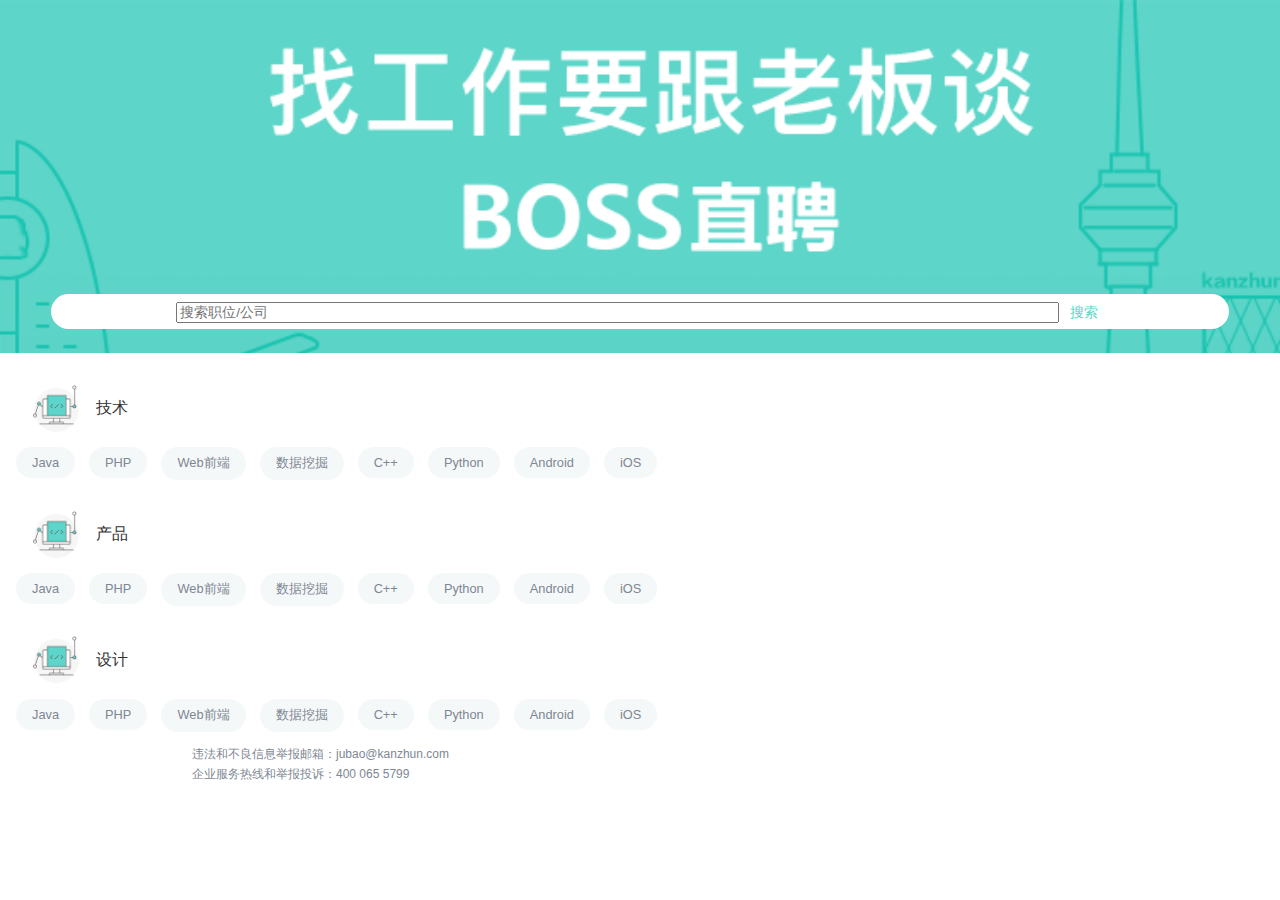
<file: index.html>
<!DOCTYPE html>
<html lang="en">
<head>
    <meta charset="UTF-8">
    <meta name="viewport" content="width=device-width, initial-scale=1.0">
    <meta http-equiv="X-UA-Compatible" content="ie=edge">
    <title>BOSS直聘-互联网招聘神器！</title>
    <link rel="shortcut icon" type="image/x-icon" href="./images/favicon.png">
    <link rel="stylesheet" href="style/main.css">
</head>
<body>
    <div class="container">
        <!-- 头部 -->
        <div class="home-header">
            <img src="./images/home-search-text.png" alt="">
            <form action="">
                <input type="text" placeholder="搜索职位/公司">
                <button>搜索</button>
            </form>
        </div>
        <!-- 分类 -->
        <div class="home-categories">
            <dl>
                <dt>
                    <img src="./images/technology.png" alt="">
                    <div>技术</div>
                </dt>
                <dd>
                    <a href="" class="tag">Java</a>
                    <a href="" class="tag">PHP</a>
                    <a href="" class="tag">Web前端</a>
                    <a href="" class="tag">数据挖掘</a>
                    <a href="" class="tag">C++</a>
                    <a href="" class="tag">Python</a>
                    <a href="" class="tag">Android</a>
                    <a href="" class="tag">iOS</a>
                </dd>
            </dl>
            <dl>
                <dt>
                    <img src="./images/technology.png" alt="">
                    <div>产品</div>
                </dt>
                <dd>
                    <a href="" class="tag">Java</a>
                    <a href="" class="tag">PHP</a>
                    <a href="" class="tag">Web前端</a>
                    <a href="" class="tag">数据挖掘</a>
                    <a href="" class="tag">C++</a>
                    <a href="" class="tag">Python</a>
                    <a href="" class="tag">Android</a>
                    <a href="" class="tag">iOS</a>
                </dd>
            </dl>
            <dl>
                <dt>
                    <img src="./images/technology.png" alt="">
                    <div>设计</div>
                </dt>
                <dd>
                    <a href="" class="tag">Java</a>
                    <a href="" class="tag">PHP</a>
                    <a href="" class="tag">Web前端</a>
                    <a href="" class="tag">数据挖掘</a>
                    <a href="" class="tag">C++</a>
                    <a href="" class="tag">Python</a>
                    <a href="" class="tag">Android</a>
                    <a href="" class="tag">iOS</a>
                </dd>
            </dl>
        </div>
        <div class="home-footer">
            <p>违法和不良信息举报邮箱：jubao@kanzhun.com</p>
            <p>企业服务热线和举报投诉：400 065 5799</p>
        </div>
    </div>
</body>
</html>
</file>
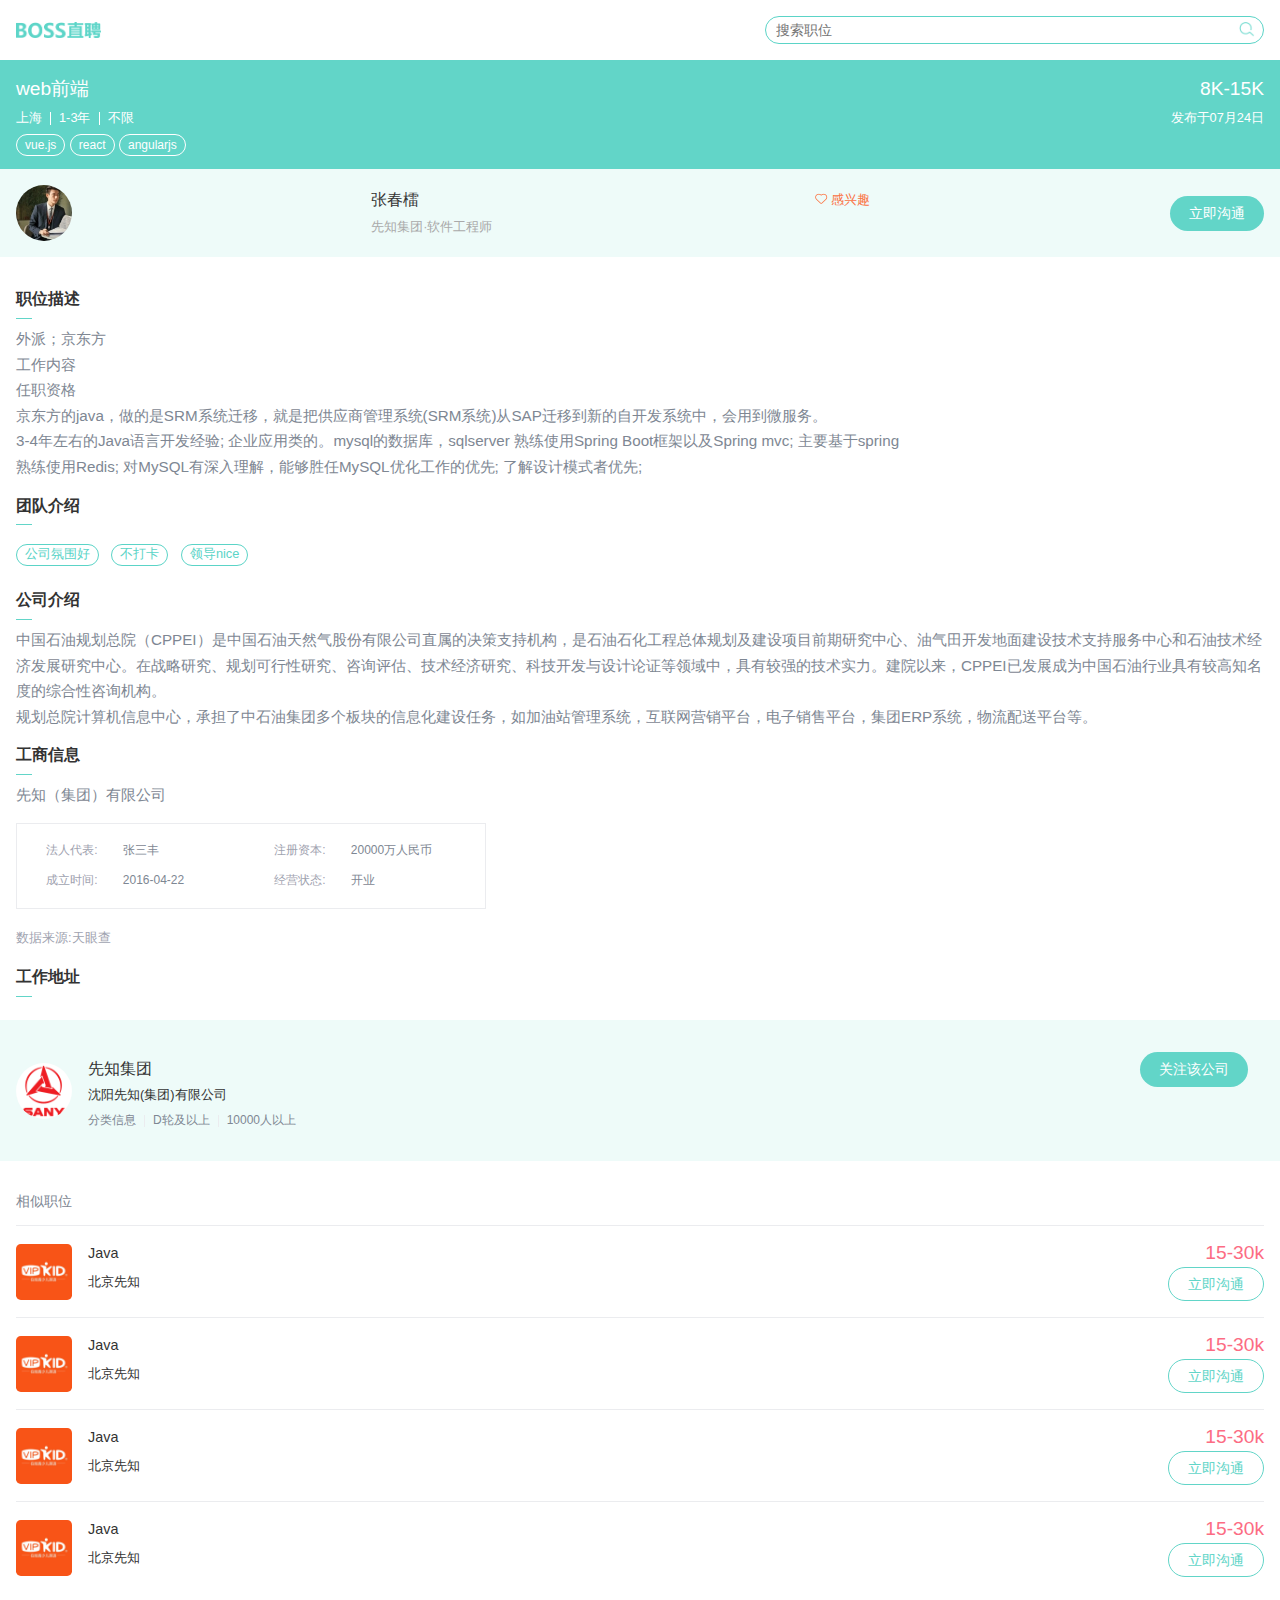
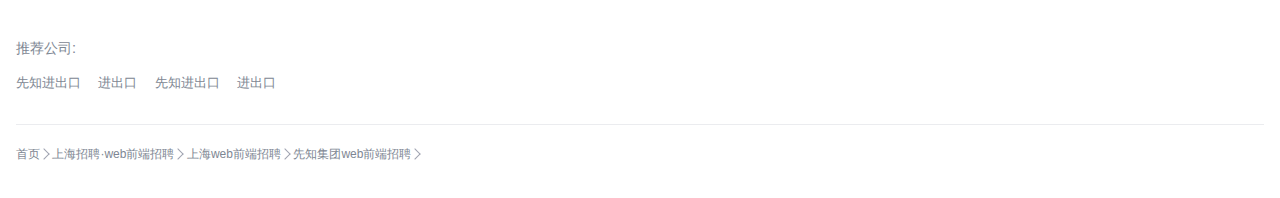
<file: detail.html>
<!DOCTYPE html>
<html lang="en">

<head>
    <meta charset="UTF-8">
    <meta name="viewport" content="width=device-width, initial-scale=1.0">
    <meta http-equiv="X-UA-Compatible" content="ie=edge">
    <title>【java招聘】_北京能科瑞元有限公司招聘-BOSS直聘</title>
    <link rel="stylesheet" href="style/main.css">
</head>

<body>
    <div class="container">
        <!-- 工具栏 -->
        <div class="top-bar flex padded">
            <img src="./images/logo.png">
            <form action="" class="flex">
                <input type="text" placeholder="搜索职位">
                <button class="search-icon"></button>
            </form>
        </div>
        <!-- 工作的基本信息 -->
        <div class="job-info padded">
            <!-- 标题 -->
            <div class="title flex">
                <span>web前端</span>
                <span class="salary">8K-15K</span>
            </div>
            <!-- 属性 -->
            <div class="props flex">
                <div class="items flex">
                    上海 <i></i> 1-3年 <i></i> 不限
                </div>
                <div>
                    发布于07月24日
                </div>
            </div>
            <!-- 标签 -->
            <div class="tags">
                <span>vue.js</span>
                <span>react</span>
                <span>angularjs</span>
            </div>
        </div>
        <!-- 个人信息 -->
        <div class="user-info flex padded">
            <img src="./images/person.jpg">
            <div class="info">
                <div class="name flex">
                    <span>张春檑</span>
                    <span class="like">
                        <img src="./images/link-like.png" alt="">
                        感兴趣
                    </span>
                </div>
                <div class="desc">先知集团·软件工程师</div>
            </div>
            <!-- 通用样式btn -->
            <button class="btn">立即沟通</button>
        </div>
        <!-- 职位详情 -->
        <div class="job-detail padded">
            <h3>职位描述</h3>
            <div class="text">
                外派；京东方<br>工作内容<br>任职资格<br>京东方的java，做的是SRM系统迁移，就是把供应商管理系统(SRM系统)从SAP迁移到新的自开发系统中，会用到微服务。<br>3-4年左右的Java语言开发经验;
                企业应用类的。mysql的数据库，sqlserver 熟练使用Spring Boot框架以及Spring mvc; 主要基于spring<br>熟练使用Redis;
                对MySQL有深入理解，能够胜任MySQL优化工作的优先; 了解设计模式者优先;
            </div>
            <h3>团队介绍</h3>
            <div class="tags">
                <span>公司氛围好</span>
                <span>不打卡</span>
                <span>领导nice</span>
            </div>
            <h3>公司介绍</h3>
            <div class="text">
                中国石油规划总院（CPPEI）是中国石油天然气股份有限公司直属的决策支持机构，是石油石化工程总体规划及建设项目前期研究中心、油气田开发地面建设技术支持服务中心和石油技术经济发展研究中心。在战略研究、规划可行性研究、咨询评估、技术经济研究、科技开发与设计论证等领域中，具有较强的技术实力。建院以来，CPPEI已发展成为中国石油行业具有较高知名度的综合性咨询机构。<br>规划总院计算机信息中心，承担了中石油集团多个板块的信息化建设任务，如加油站管理系统，互联网营销平台，电子销售平台，集团ERP系统，物流配送平台等。
            </div>
            <h3>工商信息</h3>
            <div class="text">
                <p>先知（集团）有限公司</p>
                <table>
                    <tr>
                        <th>法人代表:</th>
                        <td>张三丰</td>
                        <th>注册资本:</th>
                        <td>20000万人民币</td>
                    </tr>
                    <tr>
                        <th>成立时间:</th>
                        <td>2016-04-22</td>
                        <th>经营状态:</th>
                        <td>开业</td>
                    </tr>
                </table>
                <p class="grey"><small>数据来源:天眼查</small></p>
            </div>
            <h3>工作地址</h3>
            <div class="map">

            </div>

        </div>
        <!-- 公司名片 -->
        <div class="company-info flex padded">
            <img src="./images/logo.jpg" alt="">
            <div class="info">
                <div class="name flex">
                    <span>先知集团</span>
                    <button class="btn" type="button">关注该公司</button>
                </div>
                <div class="desc">沈阳先知(集团)有限公司</div>
                <div class="tags flex">
                   <span>分类信息</span><i></i>
                   <span>D轮及以上</span><i></i>
                   <span>10000人以上</span>
                </div>
            </div>
        </div>
        <!-- 相似职位 -->
        <div class="related-job padded">
            <h3>相似职位</h3>
            <ul class="job-list">
                <li>
                    <a href="" class="job-item flex">
                        <img src="./images/85b8a64aadae120b7cff621849568714c825989af7c8424a653bc9d438d554a3_s.jpg"
                            alt="">
                        <!-- 文本信息 -->
                        <div class="text">
                            <div class="title flex">
                                Java
                                <span class="salary">15-30k</span>
                            </div>
                            <!-- 公司信息 -->
                            <div class="flex">
                                <div class="company">
                                    北京先知
                                </div>
                                <button type="button" class="btn">立即沟通</button>
                            </div>
                        </div>
                    </a>
                </li>
                <li>
                        <a href="" class="job-item flex">
                            <img src="./images/85b8a64aadae120b7cff621849568714c825989af7c8424a653bc9d438d554a3_s.jpg"
                                alt="">
                            <!-- 文本信息 -->
                            <div class="text">
                                <div class="title flex">
                                    Java
                                    <span class="salary">15-30k</span>
                                </div>
                                <!-- 公司信息 -->
                                <div class="flex">
                                    <div class="company">
                                        北京先知
                                    </div>
                                    <button type="button" class="btn">立即沟通</button>
                                </div>
                            </div>
                        </a>
                    </li>
                    <li>
                            <a href="" class="job-item flex">
                                <img src="./images/85b8a64aadae120b7cff621849568714c825989af7c8424a653bc9d438d554a3_s.jpg"
                                    alt="">
                                <!-- 文本信息 -->
                                <div class="text">
                                    <div class="title flex">
                                        Java
                                        <span class="salary">15-30k</span>
                                    </div>
                                    <!-- 公司信息 -->
                                    <div class="flex">
                                        <div class="company">
                                            北京先知
                                        </div>
                                        <button type="button" class="btn">立即沟通</button>
                                    </div>
                                </div>
                            </a>
                        </li>
                        <li>
                                <a href="" class="job-item flex">
                                    <img src="./images/85b8a64aadae120b7cff621849568714c825989af7c8424a653bc9d438d554a3_s.jpg"
                                        alt="">
                                    <!-- 文本信息 -->
                                    <div class="text">
                                        <div class="title flex">
                                            Java
                                            <span class="salary">15-30k</span>
                                        </div>
                                        <!-- 公司信息 -->
                                        <div class="flex">
                                            <div class="company">
                                                北京先知
                                            </div>
                                            <button type="button" class="btn">立即沟通</button>
                                        </div>
                                    </div>
                                </a>
                            </li>
            </ul>
        </div>
        <!-- 推荐公司 -->
        <div class="related-companies padded">
            <h3>推荐公司:</h3>
            <div class="tags">
                <a href="">先知进出口</a>
                <a href="">进出口</a>
                <a href="">先知进出口</a>
                <a href="">进出口</a>
            </div>
        </div>

        <div class="job-footer breadcrumb-nav">
            <a href="">首页</a><i></i>
            <a href="">上海招聘·web前端招聘</a><i></i>
            <a href="">上海web前端招聘</a><i></i>
            <a href="">先知集团web前端招聘</a><i></i>
        </div>
    </div>
</body>

</html>
</file>
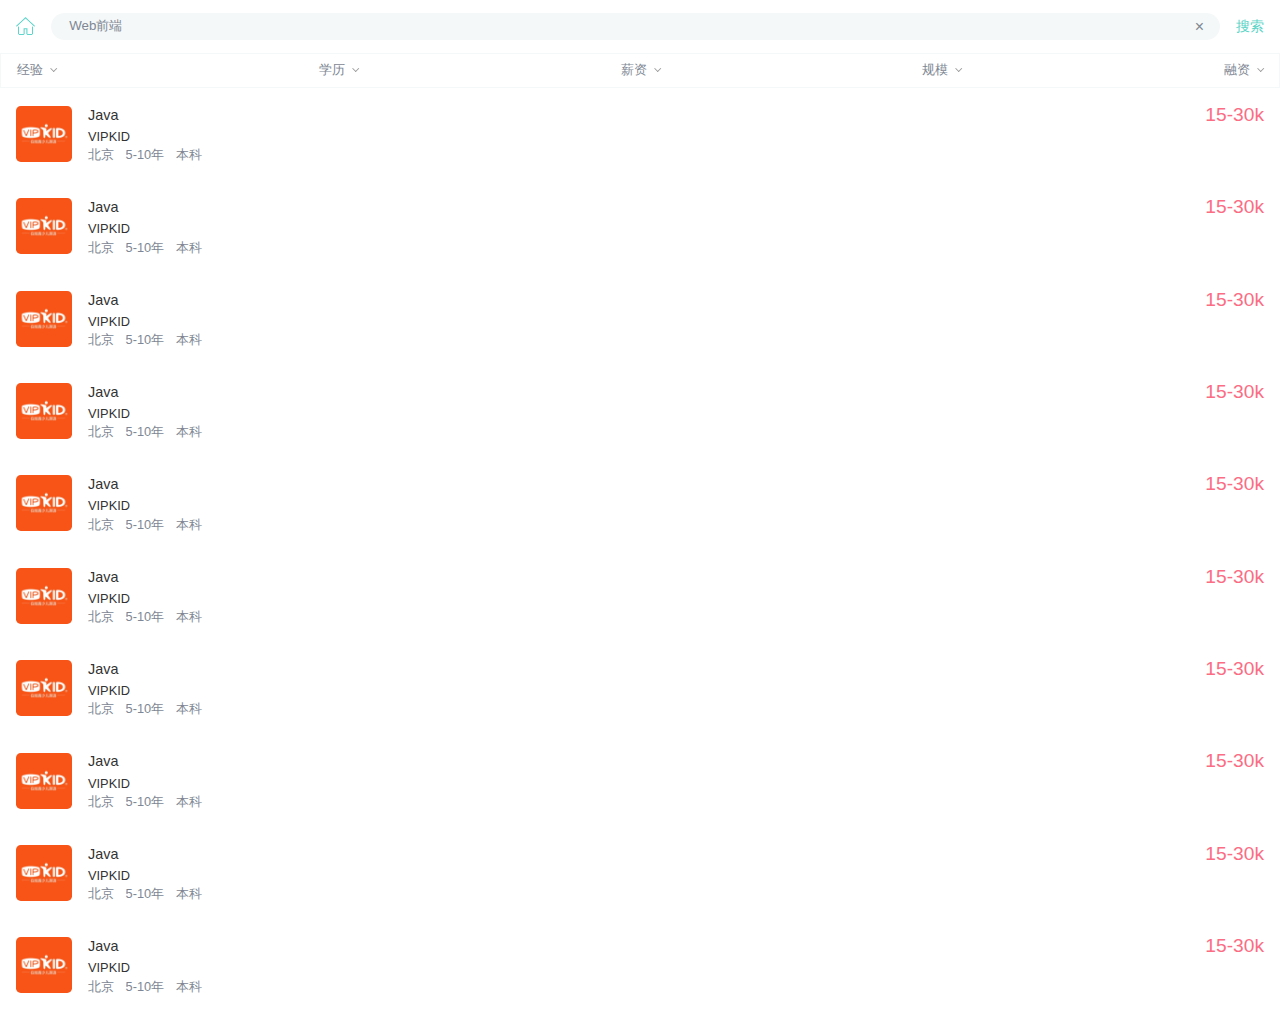
<file: list.html>
<!DOCTYPE html>
<html lang="en">

<head>
    <meta charset="UTF-8">
    <meta name="viewport" content="width=device-width, initial-scale=1.0">
    <meta http-equiv="X-UA-Compatible" content="ie=edge">
    <title>【北京web前端招聘】2019年北京web前端最新人才招聘信息-BOSS直聘</title>
    <link rel="stylesheet" href="style/main.css">
</head>

<body>
    <div class="container">
        <!-- 列表头部 -->
        <div class="list-header flex">

            <form action="" class="flex">
                <img src="./images/icon-home.png">
                <div class="inner flex">
                    <input type="text" value="Web前端">
                    <span>&times;</span>
                </div>
                <button>搜索</button>
            </form>
        </div>
        <!-- 过滤器 -->
        <div class="filter flex">
            <dl class="active1">
                <dt>经验</dt>
                <dd>
                    <ul>
                        <li class="active">不限</li>
                        <li>应届生</li>
                        <li>1年内</li>
                        <li>1-3年</li>
                        <li>3-5年</li>
                        <li>5-10年</li>
                        <li>10年以上</li>
                    </ul>
                </dd>
            </dl>
            <dl>
                <dt>学历</dt>
                <dd>
                    <ul>
                        <li>不限</li>
                        <li>应届生</li>
                        <li>1年内</li>
                        <li>1-3年</li>
                        <li>3-5年</li>
                        <li>5-10年</li>
                        <li>10年以上</li>
                    </ul>
                </dd>
            </dl>
            <dl>
                <dt>薪资</dt>
                <dd>
                    <ul>
                        <li>不限</li>
                        <li>应届生</li>
                        <li>1年内</li>
                        <li>1-3年</li>
                        <li>3-5年</li>
                        <li>5-10年</li>
                        <li>10年以上</li>
                    </ul>
                </dd>
            </dl>
            <dl>
                <dt>规模</dt>
                <dd>
                    <ul>
                        <li>不限</li>
                        <li>应届生</li>
                        <li>1年内</li>
                        <li>1-3年</li>
                        <li>3-5年</li>
                        <li>5-10年</li>
                        <li>10年以上</li>
                    </ul>
                </dd>
            </dl>
            <dl>
                <dt>融资</dt>
                <dd>
                    <ul>
                        <li>不限</li>
                        <li>应届生</li>
                        <li>1年内</li>
                        <li>1-3年</li>
                        <li>3-5年</li>
                        <li>5-10年</li>
                        <li>10年以上</li>
                    </ul>
                </dd>
            </dl>
        </div>
        <!-- 职位列表 -->
        <ul class="job-list">
            <li>
                <a href="" class="job-item flex">
                    <img src="./images/85b8a64aadae120b7cff621849568714c825989af7c8424a653bc9d438d554a3_s.jpg" alt="">
                    <!-- 文本信息 -->
                    <div class="text">
                        <div class="title flex">
                            Java
                            <span class="salary">15-30k</span>
                        </div>
                        <!-- 公司信息 -->
                        <div class="company">VIPKID</div>
                        <div class="props">
                            <span>北京</span>
                            <span>5-10年</span>
                            <span>本科</span>
                        </div>
                    </div>
                </a>
            </li>
            <li>
                <a href="" class="job-item flex">
                    <img src="./images/85b8a64aadae120b7cff621849568714c825989af7c8424a653bc9d438d554a3_s.jpg" alt="">
                    <!-- 文本信息 -->
                    <div class="text">
                        <div class="title flex">
                            Java
                            <span class="salary">15-30k</span>
                        </div>
                        <!-- 公司信息 -->
                        <div class="company">VIPKID</div>
                        <div class="props">
                            <span>北京</span>
                            <span>5-10年</span>
                            <span>本科</span>
                        </div>
                    </div>
                </a>
            </li>
            <li>
                <a href="" class="job-item flex">
                    <img src="./images/85b8a64aadae120b7cff621849568714c825989af7c8424a653bc9d438d554a3_s.jpg" alt="">
                    <!-- 文本信息 -->
                    <div class="text">
                        <div class="title flex">
                            Java
                            <span class="salary">15-30k</span>
                        </div>
                        <!-- 公司信息 -->
                        <div class="company">VIPKID</div>
                        <div class="props">
                            <span>北京</span>
                            <span>5-10年</span>
                            <span>本科</span>
                        </div>
                    </div>
                </a>
            </li>
            <li>
                <a href="" class="job-item flex">
                    <img src="./images/85b8a64aadae120b7cff621849568714c825989af7c8424a653bc9d438d554a3_s.jpg" alt="">
                    <!-- 文本信息 -->
                    <div class="text">
                        <div class="title flex">
                            Java
                            <span class="salary">15-30k</span>
                        </div>
                        <!-- 公司信息 -->
                        <div class="company">VIPKID</div>
                        <div class="props">
                            <span>北京</span>
                            <span>5-10年</span>
                            <span>本科</span>
                        </div>
                    </div>
                </a>
            </li>
            <li>
                <a href="" class="job-item flex">
                    <img src="./images/85b8a64aadae120b7cff621849568714c825989af7c8424a653bc9d438d554a3_s.jpg" alt="">
                    <!-- 文本信息 -->
                    <div class="text">
                        <div class="title flex">
                            Java
                            <span class="salary">15-30k</span>
                        </div>
                        <!-- 公司信息 -->
                        <div class="company">VIPKID</div>
                        <div class="props">
                            <span>北京</span>
                            <span>5-10年</span>
                            <span>本科</span>
                        </div>
                    </div>
                </a>
            </li>
            <li>
                <a href="" class="job-item flex">
                    <img src="./images/85b8a64aadae120b7cff621849568714c825989af7c8424a653bc9d438d554a3_s.jpg" alt="">
                    <!-- 文本信息 -->
                    <div class="text">
                        <div class="title flex">
                            Java
                            <span class="salary">15-30k</span>
                        </div>
                        <!-- 公司信息 -->
                        <div class="company">VIPKID</div>
                        <div class="props">
                            <span>北京</span>
                            <span>5-10年</span>
                            <span>本科</span>
                        </div>
                    </div>
                </a>
            </li>
            <li>
                <a href="" class="job-item flex">
                    <img src="./images/85b8a64aadae120b7cff621849568714c825989af7c8424a653bc9d438d554a3_s.jpg" alt="">
                    <!-- 文本信息 -->
                    <div class="text">
                        <div class="title flex">
                            Java
                            <span class="salary">15-30k</span>
                        </div>
                        <!-- 公司信息 -->
                        <div class="company">VIPKID</div>
                        <div class="props">
                            <span>北京</span>
                            <span>5-10年</span>
                            <span>本科</span>
                        </div>
                    </div>
                </a>
            </li>
            <li>
                <a href="" class="job-item flex">
                    <img src="./images/85b8a64aadae120b7cff621849568714c825989af7c8424a653bc9d438d554a3_s.jpg" alt="">
                    <!-- 文本信息 -->
                    <div class="text">
                        <div class="title flex">
                            Java
                            <span class="salary">15-30k</span>
                        </div>
                        <!-- 公司信息 -->
                        <div class="company">VIPKID</div>
                        <div class="props">
                            <span>北京</span>
                            <span>5-10年</span>
                            <span>本科</span>
                        </div>
                    </div>
                </a>
            </li>
            <li>
                <a href="" class="job-item flex">
                    <img src="./images/85b8a64aadae120b7cff621849568714c825989af7c8424a653bc9d438d554a3_s.jpg" alt="">
                    <!-- 文本信息 -->
                    <div class="text">
                        <div class="title flex">
                            Java
                            <span class="salary">15-30k</span>
                        </div>
                        <!-- 公司信息 -->
                        <div class="company">VIPKID</div>
                        <div class="props">
                            <span>北京</span>
                            <span>5-10年</span>
                            <span>本科</span>
                        </div>
                    </div>
                </a>
            </li>
            <li>
                <a href="" class="job-item flex">
                    <img src="./images/85b8a64aadae120b7cff621849568714c825989af7c8424a653bc9d438d554a3_s.jpg" alt="">
                    <!-- 文本信息 -->
                    <div class="text">
                        <div class="title flex">
                            Java
                            <span class="salary">15-30k</span>
                        </div>
                        <!-- 公司信息 -->
                        <div class="company">VIPKID</div>
                        <div class="props">
                            <span>北京</span>
                            <span>5-10年</span>
                            <span>本科</span>
                        </div>
                    </div>
                </a>
            </li>
        </ul>
    </div>
</body>

</html>
</file>
<file: style/main.css>
body {
    margin: 0;
    font-family: Arial, Helvetica, 'Microsoft Yahei',sans-serif;
    color: #7e8793;
    /* 我们自己做的页面字体偏粗，而苹果字体偏细，所以加平滑 */
    -webkit-font-smoothing:antialiased;
}

/* 如果添加padding不要让自己变大,而是向内部挤压 */
* {
    box-sizing: border-box;
}

/* list page */
.flex {
    display: flex;
    /* 我们不会让其左对齐，而是分散对齐,中间会空出一些间距 */
    justify-content: space-between;
    /* 纵向轴垂直居中 */
    align-items: center;
}

.padded {
    padding: 1rem;
}


/* home */
.home-header {
    background: url(../images/home-bg.png) no-repeat;
    /* 宽度100%  高度自适应 */
    background-size: 100% auto;
    /* 因为图片太大，需要让图片居中 */
    text-align: center;
    /* 底部内边距 */
    padding-bottom: 1.5rem;
}

.home-header > img {
    width: 67%;
    /* 表示根路径root  element的尺寸  也就是html默为16像素的字体大小*2 为32Px */
    margin: 2.3rem;
}

.home-header form {
    background: white;
    width: 92%;
    /* 居中显示 */
    margin: 0 auto;

    /* 设置行高，垂直居中 */
    line-height: 2.2rem;
    /* 设置圆角 */
    border-radius: 2.2rem;
}

.home-header form input {
    width: 75%;
    color: #aaa;
    font-size: 0.85rem;
    outline: none;
}

.home-header form button{
    font-size: 0.9rem;
    color: #5cd5c7;
    /* font-weight: lighter; */
    /* 边框背影全部去掉 */
    border: none;
    background: none;
}

.home-categories {
    padding: 0 1rem;
}

.home-categories dt {
    display: flex;
    /* 纵向对齐方式居中 */
    align-items: center;
    color: #333;
}

.home-categories dt img {
    height: 3rem;
    margin: 1rem;
}

.home-categories dd {
    margin:-0.3rem;
}

.home-categories dd .tag{
    background: #f5f8f9;
    color: #7e8793;
    padding: 0.5rem 1rem;
    display: inline-block;
    border-radius: 2rem;
    text-decoration: none;
    margin: 0.2rem 0.3rem;
    font-size: 0.8rem;
}

.home-footer {
    width: 70%;
    margin: 0 auto;
    font-size: 0.75rem;
}

.home-footer p{
    margin: 0.2rem 0;
}



.list-header {
    padding: 0.8rem 1rem;
}

.list-header img {
    height: 1.2rem;
}

.list-header form{
    width: 100%;
}
.list-header form .inner {
    width: 100%;
    background: #f5f8f9;
    margin: 0 1rem;
    line-height: 1.7rem;
    border-radius: 2rem;
    padding: 0 1rem;
}

.list-header form .inner input {
    width: 80%;
    /* 设置透明背景 */
    background: transparent;
    border: none;
    outline: none;
    color: #7e8793;
}

.list-header form button {
    border: none;
    background:none;
    font-size: 0.9rem;
    color: #5bd4c7;
    /* 不被压缩的 */
    flex-shrink: 0; 
    padding: 0;
}

.filter {
    padding: 0.5rem 1rem;
    border: 1px solid #f5f8f9;
}

.filter dl,.filter dd {
    margin: 0;
}

.filter dt {
    font-size: 0.8rem;
}

/* 在dt中通过css来添加一些东西 */
.filter dt:after {
    /* 一定要写否则不存在 */
    content: '';
    display: inline-block;
    width: 4px;
    height: 4px;
    border: 1px solid #999;
    border-style: solid none none solid;
    transform: rotate(225deg);
    /* 当产生动画的时候会有偏移 右为2px  上为1px */
    transform-origin: 2px 1px;
    margin-left: 0.5rem; 
    /* 添加一些动画 */
    transition: all 0.3s;
}

.filter .active dt:after {
    transform: rotate(45deg);   
}

.filter dd {
    display: none;
}

.filter .active dd {
    display: block;
    background: rgba(0, 0, 0, 0.3);
    width: 100%;
    height: 100vh;
    position: absolute;
    top:90px;
    left:0;
}

.filter .active dd ul {
    margin: 0;
    padding: 0;
    background: #fff;
}

.filter .active dd li {
    line-height: 3.5rem;
    text-indent: 1rem;
    color: #aaa;
    font-size: 15px;
}

.filter .active dd li.active {
    background: #f5f8f9;
    color: #333;
}

.filter .active dt {
    color: #333;
}

.job-list {
    margin: 0;
    padding: 0;
}

.job-item {
    margin: 1rem;
    padding-bottom: 1rem;
    color: #7e8793;
    text-decoration: none;
    /* border-bottom: 1px solid #f5f8f9; */
}

.job-item > img {
    height: 3.5rem;
    border-radius: 0.3rem;
}

.job-item .text {
    width: 100%;
    margin-left: 1rem;
}

.job-item .title {
    color: #333;
    font-size: 0.9rem;
}

.job-item .salary {
    font-size: 1.2rem;
    color: #fc6c83;
}

.job-item .company {
    font-size: 0.8rem;
    color: #333;
    margin: 0.2rem 0;
}

.job-item .props {
    font-size: 0.8rem;
}

.job-item .props span {
    margin-right: 0.5rem;
}

/* detail */
.top-bar img {
    height: 1rem;
}

.top-bar form {
    width: 40%;
    border: 1px solid #5bd4c7;
    border-radius: 2rem;
    padding: 0 0.5rem;
}

.top-bar form input {
    border:none;
    width: 80%;
    background: none;
    outline: none;
    line-height: 1.5rem;
    color: #aaa;
    font-size: 0.9rem;
}

.top-bar form button {
    border: none;
    background: url(../images/icons.png) no-repeat top center;
    background-size: 100% auto;
    display: inline-block;
    width: 1rem;
    height: 1rem;
}

/* 工作的基本信息 */
.job-info {
    background: #62d5c8;
    color: #fff;
}

.job-info .title {
    font-size: 1.2rem;
}

.job-info .props {
    font-size: 0.8rem;
    margin: 0.5rem 0;
}

.job-info .props .items i {
    display: inline-block;
    width: 1px;
    height: 0.8rem;
    background-color: #fff;
    margin: 0 0.5rem;
}

.job-info .tags span {
    border: 1px solid #fff;
    padding: 0.2rem 0.5rem;
    border-radius: 2rem;
    font-size: 0.75rem;
}

/* 用户信息 */
.user-info {
    background-color: #eefbf9;
}

.user-info > img {
    height: 3.5rem;
    border-radius: 3.5rem;
}
/* 通用按钮公共的样式 */
.btn {
    border: none; 
    font-size: 0.9rem;
    padding: 0.5rem 1.2rem;
    border-radius: 2rem;
}

.user-info > button {
    background: #62d5c8;
    color: #fff;
    /* 如何怎么挤,不要让按钮缩小 */
    flex-shrink: 0;
    outline: none;
}


.user-info .name {
    color: #333;
}

.user-info .name .like {
    font-size: 0.8rem;
    color: #fb7042;
}

.user-info .desc {
    font-size: 0.8rem;
    color: #aaa;
    margin-top: 0.5rem;
}

.user-info .info {
    width: 40%;
    margin: 0 1rem;
}

/* 职位详情 */
.job-detail h3{
    color: #333;
    font-size: 1rem;
    position: relative;
}

.job-detail h3:after {
        content: '';
        width: 1rem;
        height: 1px;
        display: inline-block;
        background: #62d5c8;
        position: absolute;
        top: 1.8rem;
        left: 0;
}

.job-detail .text {
    font-size: 0.95rem;
    line-height: 1.6rem;
}
/* 团队介绍 */
.job-detail .tags {
    padding-top: 0.7rem;
}

.job-detail .tags span {
    font-size: 0.8rem;
    color: #5bd4c7;
    border: 1px solid #5bd4c7;
    padding: 0.1rem 0.5rem;
    border-radius: 1rem;
    margin-right: 0.5rem;
    margin-bottom: 0.5rem;
    display: inline-block;
}

.job-detail .text table {
    border: 1px solid #ebecef;
    padding: 0.7rem 0.3rem;
    font-size: 0.75rem;
}

.job-detail .text th {
    font-weight: normal;
    width: 6rem;
    color: #9fa3b0;
}

.job-detail .text td {
    width: 8rem;
}

.grey {
    color: #9fa3b0;
}

/* 公司名片 */
.company-info {
    background: #eefbf9;
}

.company-info > img {
    height: 3.5rem;
    border-radius: 3.5rem;
}

.company-info .info {
    width: 100%;
    margin: 1rem;
}

.company-info .info .name {
    color: #333;
}

.company-info .info .name .btn {
    background: #62d5c8;
    color:#fff;
}

.company-info .info .desc {
    font-size: 0.8rem;
    color: #333;
}

.company-info .info .tags {
    margin-top: 0.5rem;
    font-size: 0.75rem;
    justify-content: flex-start;
}

.company-info .info .tags i {
    display: inline-block;
    width: 1px;
    height: 0.8rem;
    background-color: #ebecef;
    margin: 0 0.5rem;
}

/* 相似职位 */
.related-job h3 {
    color: #7e8793;
    font-weight: normal;
    font-size: 0.9rem;
}

.related-job ul {
    list-style: none;
}

.related-job ul li > a {
    border: none;
    border-top: 1px solid #ebecef;
    margin: 0;
    padding: 1rem 0;
}

.related-job .btn {
    padding: 0.4rem 1.2rem;
    margin-top: 0.2rem;
    border: 1px solid #62d5c8;
    color: #62d5c8;
    background: none;
}

/* 推荐公司 */

.related-companies h3 {
    color: #7e8793;
    font-weight: normal;
    font-size: 0.9rem;
}

.related-companies .tags a {
    color: #7e8793;
    text-decoration: none;
    font-size: 0.8rem;
    margin: 0 0.8rem 0.2rem 0;
}

.job-footer {
    border-top: 1px solid #ebecef;
    padding: 1rem 0;
    margin: 1rem;
    line-height: 1.5rem;
}

.breadcrumb-nav a {
    color: #7e8793;
    text-decoration: none;
    font-size: 0.75rem;
}

.breadcrumb-nav i {
    display: inline-block;
    width: 8px;
    height: 8px;
    border: 1px solid #9fa3b0;
    border-style: solid none none solid;
    transform: rotate(135deg);
}
</file>
